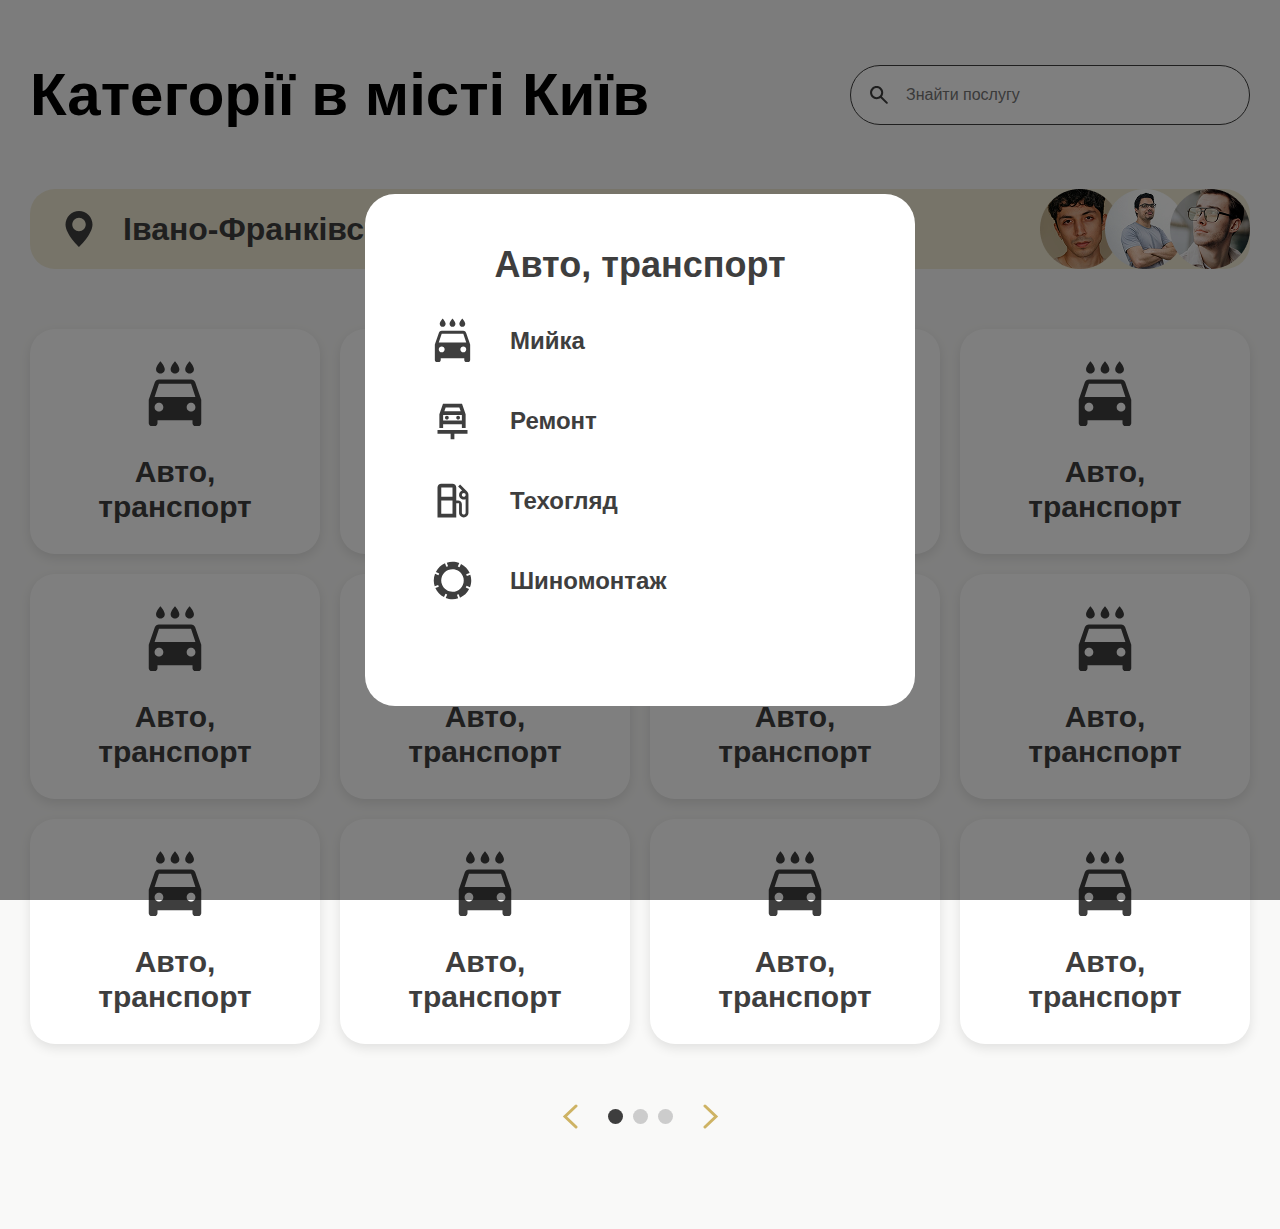
<file: categories.html>
<!DOCTYPE html>
<html lang="uk">
<head>
    <meta charset="UTF-8">
    <meta name="viewport" content="width=device-width, initial-scale=1.0">
    <title>Fortis Services</title>    
    <link href="https://fonts.googleapis.com/css2?family=Audiowide&display=swap" rel="stylesheet">
    <link rel="stylesheet" href="css/styles.css">
    <link rel="shortcut icon" href="img/fic.png" type="image/x-icon">
</head>
<body>
    
    <div class="categories">
        <div class="categories__title-and-search">
            <h2 class="categories__title">Категорії в місті Київ</h2>
            <form class="search-form">
                <img src="img/icon-search.svg" alt="Search Icon" class="search-form__icon">
                <input type="text" placeholder="Знайти послугу" class="search-form__input"/>
            </form>
        </div>
        <div class="categories__info-bar">
            <div class="categories__location-and-quantity-container">
                <div class="categories__location">
                    <img class="categories__location-icon" src="img/icon-location.svg" alt="location icon"/>
                    <span class="categories__city">Івано-Франківськ</span>
                </div>
                <span class="categories__quantity-of-services">12150 активних сервісів</span>
            </div>
            <div class="categories__avatars">
                <a class="categories__avatar" href="#"><img src="img/dude1.png" alt="dude1"/></a>
                <a class="categories__avatar" href="#"><img src="img/dude2.png" alt="dude2"/></a>
                <a class="categories__avatar" href="#"><img src="img/dude3.png" alt="dude3"/></a>
            </div>
        </div>
        <div class="categories__services">
            <a href="#" class="categories__service">
                <img src="img/icon-car.svg" alt="icon-car"/>
                Авто, транспорт
            </a>
            <a href="#" class="categories__service">
                <img src="img/icon-car.svg" alt="icon-car"/>
                Авто, транспорт
            </a>
            <a href="#" class="categories__service">
                <img src="img/icon-car.svg" alt="icon-car"/>
                Авто, транспорт
            </a>
            <a href="#" class="categories__service">
                <img src="img/icon-car.svg" alt="icon-car"/>
                Авто, транспорт
            </a>
            <a href="#" class="categories__service">
                <img src="img/icon-car.svg" alt="icon-car"/>
                Авто, транспорт
            </a>
            <a href="#" class="categories__service">
                <img src="img/icon-car.svg" alt="icon-car"/>
                Авто, транспорт
            </a>
            <a href="#" class="categories__service">
                <img src="img/icon-car.svg" alt="icon-car"/>
                Авто, транспорт
            </a>
            <a href="#" class="categories__service">
                <img src="img/icon-car.svg" alt="icon-car"/>
                Авто, транспорт
            </a>
            <a href="#" class="categories__service">
                <img src="img/icon-car.svg" alt="icon-car"/>
                Авто, транспорт
            </a>
            <a href="#" class="categories__service">
                <img src="img/icon-car.svg" alt="icon-car"/>
                Авто, транспорт
            </a>
            <a href="#" class="categories__service">
                <img src="img/icon-car.svg" alt="icon-car"/>
                Авто, транспорт
            </a>
            <a href="#" class="categories__service">
                <img src="img/icon-car.svg" alt="icon-car"/>
                Авто, транспорт
            </a>
            
        </div>
        <div class="categories__controls">
            <a href="#" class="categories__prev"><img src="img/prev.svg" alt="previous"/></a>
            <div class="categories__dots">
                <a href="#" class="categories__dot categories__dot_active"></a>
                <a href="#" class="categories__dot"></a>
                <a href="#" class="categories__dot"></a>
            </div>
            <a href="#" class="categories__next"><img src="img/prev.svg" alt="next"/></a>
        </div>

        <div class="popup">
            <div class="popup__background"></div>
            <div class="popup__container">
                <h2 class="popup__title">Авто, транспорт</h2>
                <ul class="popup__menu">
                    <li>
                        <a href="" class="popup__menu-link">
                            <img src="img/icon-wash.svg" alt="wash"/>
                            Мийка
                        </a>
                    </li>
                    <li>
                        <a href="" class="popup__menu-link">
                            <img src="img/icon-fix.svg" alt="fix"/>
                            Ремонт
                        </a>
                    </li>                    
                    <li>
                        <a href="" class="popup__menu-link">
                            <img src="img/icon-check.svg" alt="check"/>
                            Техогляд
                        </a>
                    </li>
                    <li>
                        <a href="" class="popup__menu-link">
                            <img src="img/icon-wheels.svg" alt="wheels"/>
                            Шиномонтаж
                        </a>
                    </li>
                </ul>
            </div>
        </div>
    </div>

   
</body>
</html>
</file>
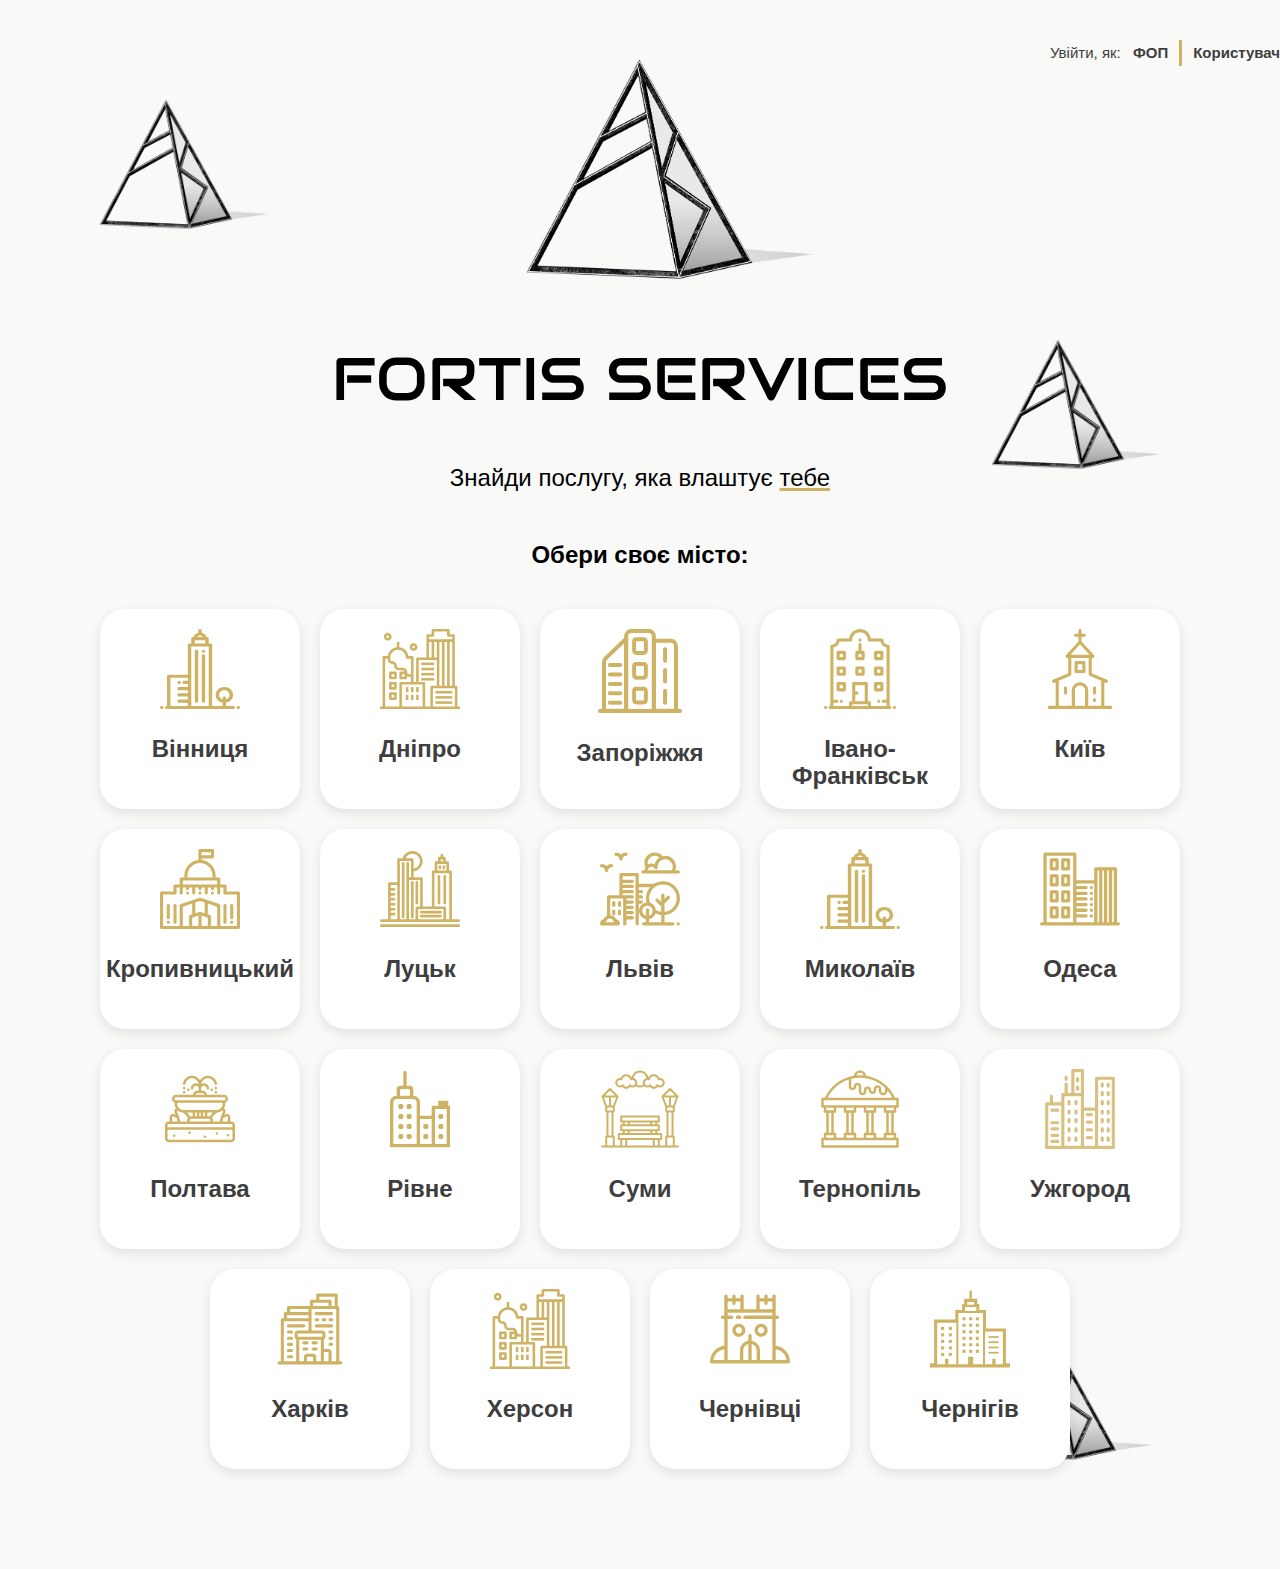
<file: welcome.html>
<!DOCTYPE html>
<html lang="uk">
<head>
    <meta charset="UTF-8">
    <meta name="viewport" content="width=device-width, initial-scale=1.0">
    <title>Fortis Services</title>    
    <link href="https://fonts.googleapis.com/css2?family=Audiowide&display=swap" rel="stylesheet">
    <link rel="stylesheet" href="css/styles.css">
    <link rel="shortcut icon" href="img/fic.png" type="image/x-icon">
</head>
<body>
    <img class="bg-pyramid bg-pyramid-1" src="img/logo.png" alt="background logo"/>
    <img class="bg-pyramid bg-pyramid-2" src="img/logo.png" alt="background logo"/>
    <img class="bg-pyramid bg-pyramid-3" src="img/logo.png" alt="background logo"/>


    <div class="enter-as">
        <span> Увійти, як:&nbsp;</span>
        <a class="enter-as__link" href="#">ФОП</a>        
        <span class="enter-as__separator"></span>
        <a class="enter-as__link" href="#">Користувач</a>
    </div>

    <div class="welcome-page-logo">
        <img src="img/logo.png" alt="Fortis Services"/>
        <div class="welcome-page-logo__name">Fortis Services</div>
        <div class="welcome-page-logo__slogan">Знайди послугу, яка влаштує <span class="brown-underline">тебе</span></div>
    </div>
    
    <div class="welcome-page-cities">
        <span><b>Обери своє місто:</b></span>
        <div class="welcome-page-cities__cities">
            <a href="#" class="welcome-page-cities__city">
                <img src="img/cities-icons/vinnytsya.svg" alt="vinnytsya">
                Вінниця
            </a>
            <a href="#" class="welcome-page-cities__city">
                <img src="img/cities-icons/dnipro.svg" alt="dnipro">
                Дніпро
            </a>
            <a href="#" class="welcome-page-cities__city">
                <img src="img/cities-icons/zaporizhzhya.svg" alt="zaporizhzhya">
                Запоріжжя
            </a>
            <a href="#" class="welcome-page-cities__city">
                <img src="img/cities-icons/ivano-frankivsk.svg" alt="ivano-frankivsk">
                Івано-Франківськ
            </a>
            <a href="#" class="welcome-page-cities__city">
                <img src="img/cities-icons/kyiv.svg" alt="kyiv">
                Київ
            </a>
            <a href="#" class="welcome-page-cities__city">
                <img src="img/cities-icons/kropyvnytskiy.svg" alt="kropyvnytskiy">
                Кропивницький
            </a>
            <a href="#" class="welcome-page-cities__city">
                <img src="img/cities-icons/lutsk.svg" alt="lutsk">
                Луцьк
            </a>
            <a href="#" class="welcome-page-cities__city">
                <img src="img/cities-icons/lviv.svg" alt="lviv">
                Львів
            </a>
            <a href="#" class="welcome-page-cities__city">
                <img src="img/cities-icons/mykolayiv.svg" alt="mykolayiv">
                Миколаїв
            </a>
            <a href="#" class="welcome-page-cities__city">
                <img src="img/cities-icons/odesa.svg" alt="odesa">
                Одеса
            </a>
            <a href="#" class="welcome-page-cities__city">
                <img src="img/cities-icons/poltava.svg" alt="poltava">
                Полтава
            </a>
            <a href="#" class="welcome-page-cities__city">
                <img src="img/cities-icons/rivne.svg" alt="rivne">
                Рівне
            </a>
            <a href="#" class="welcome-page-cities__city">
                <img src="img/cities-icons/sumy.svg" alt="sumy">
                Суми
            </a>
            <a href="#" class="welcome-page-cities__city">
                <img src="img/cities-icons/ternopil.svg" alt="ternopil">
                Тернопіль
            </a>
            <a href="#" class="welcome-page-cities__city">
                <img src="img/cities-icons/uzhgorod.svg" alt="uzhgorod">
                Ужгород
            </a>
            <a href="#" class="welcome-page-cities__city">
                <img src="img/cities-icons/harkiv.svg" alt="harkiv">
                Харків
            </a>
            <a href="#" class="welcome-page-cities__city">
                <img src="img/cities-icons/herson.svg" alt="herson">
                Херсон
            </a>
            <a href="#" class="welcome-page-cities__city">
                <img src="img/cities-icons/chernivtsi.svg" alt="chernivtsi">
                Чернівці
            </a>
            <a href="#" class="welcome-page-cities__city">
                <img src="img/cities-icons/chernihiv.svg" alt="chernihiv">
                Чернігів
            </a>

        </div>
    </div>

</body>
</html>
</file>
<file: css/styles.css>
@import 'normalize.css';
@import 'default.css';


@import 'welcome-page.css';
@import 'categories-page.css';
</file>
